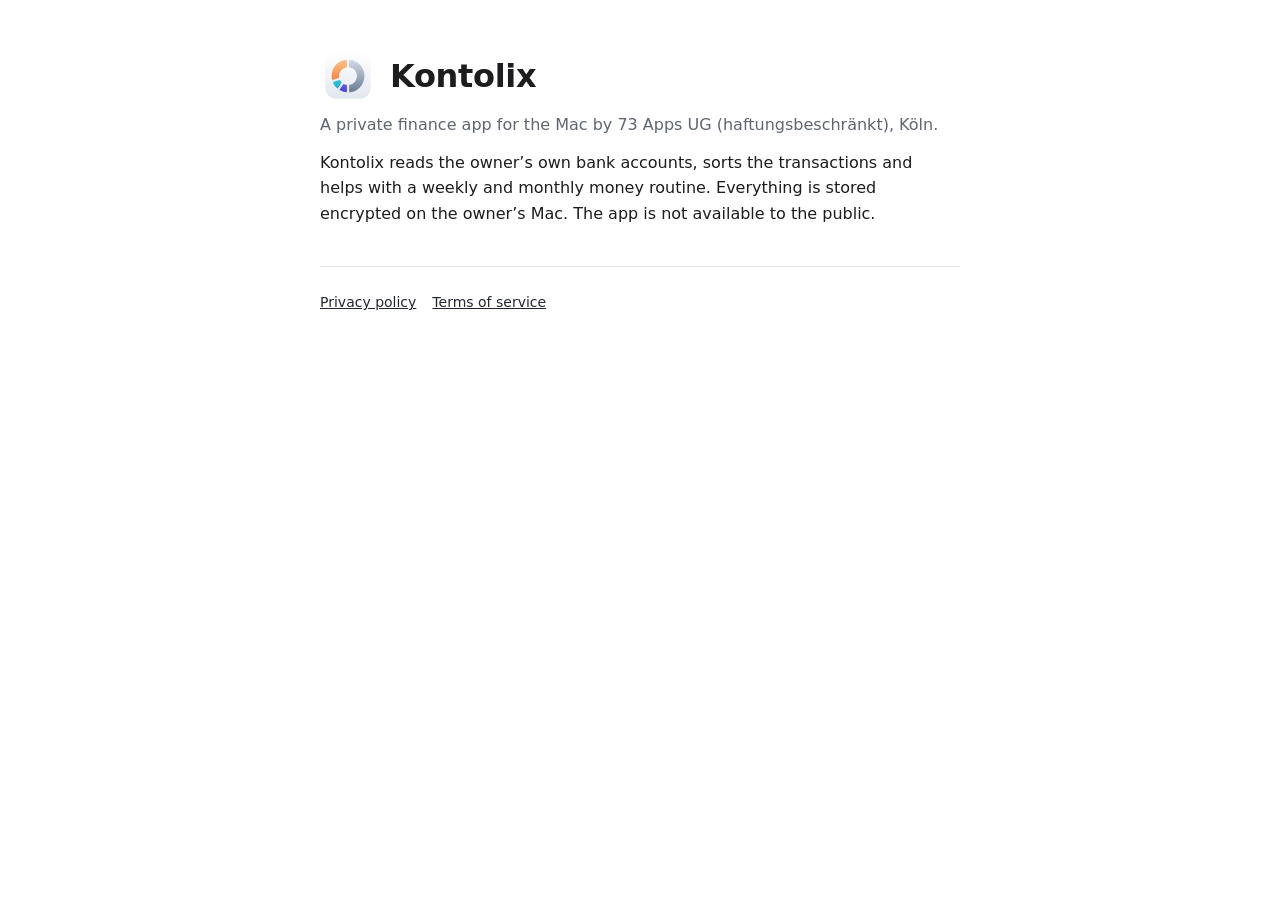
<file: index.html>
<!doctype html>
<html lang="en">
<head>
<meta charset="utf-8">
<meta name="viewport" content="width=device-width,initial-scale=1">
<title>Kontolix</title>
<link rel="stylesheet" href="style.css">
<link rel="icon" href="logo.svg" type="image/svg+xml">
</head>
<body>
<main>
  <h1 class="brand"><img src="logo.svg" alt="" width="56" height="56">Kontolix</h1>
  <p class="muted">A private finance app for the Mac by 73 Apps UG (haftungsbeschränkt), Köln.</p>
  <p>Kontolix reads the owner’s own bank accounts, sorts the transactions and helps with a weekly and monthly money
    routine. Everything is stored encrypted on the owner’s Mac. The app is not available to the public.</p>
  <nav><a href="privacy.html">Privacy policy</a><a href="terms.html">Terms of service</a></nav>
</main>
</body>
</html>
</file>
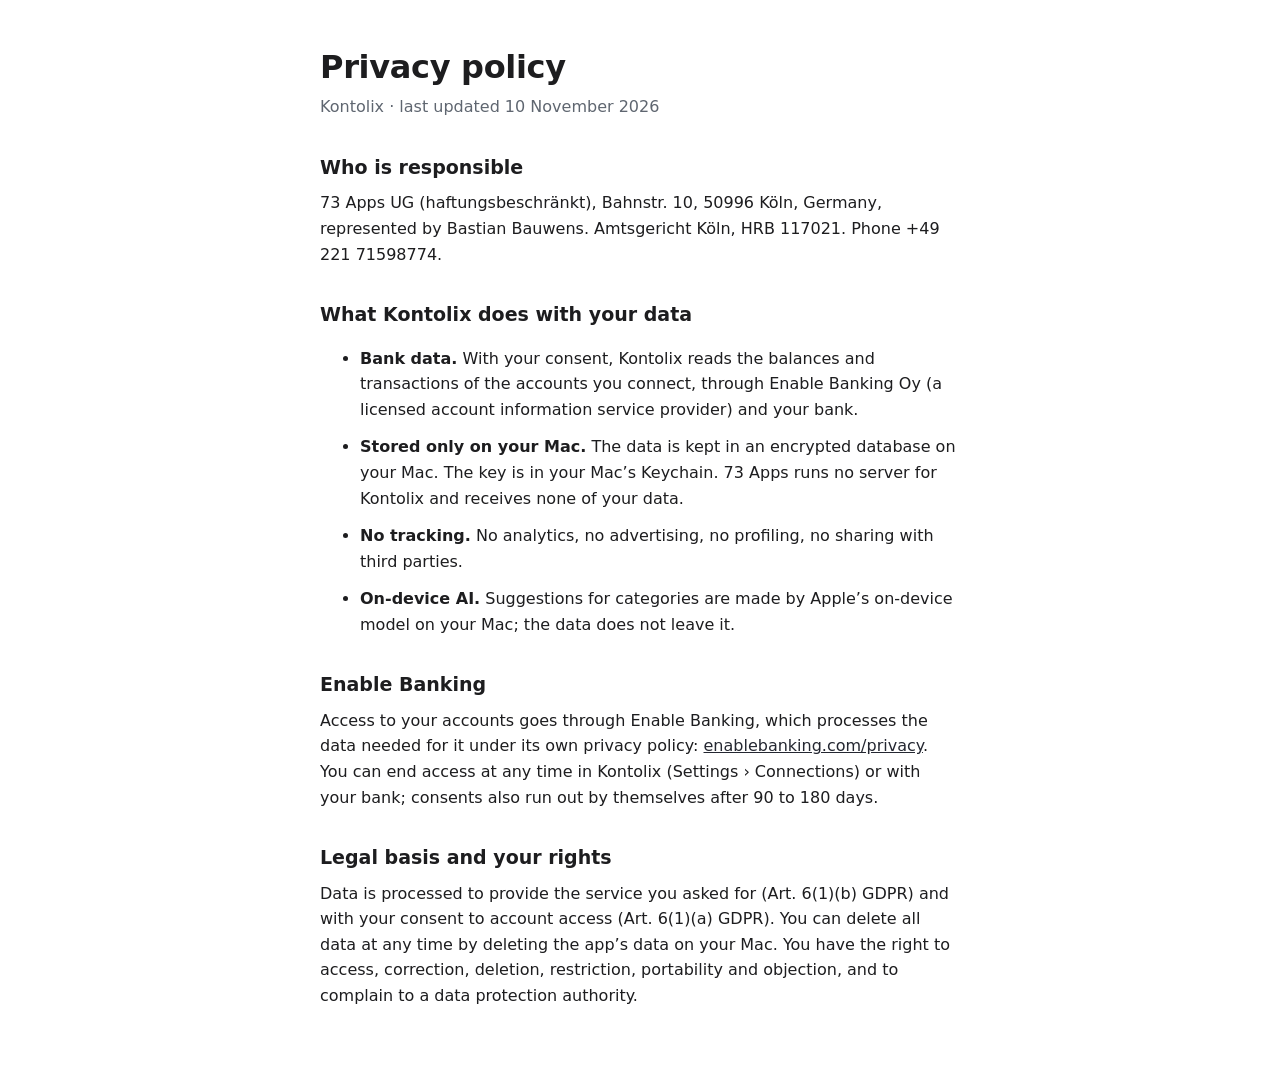
<file: privacy.html>
<!doctype html>
<html lang="en">
<head>
<meta charset="utf-8">
<meta name="viewport" content="width=device-width,initial-scale=1">
<title>Kontolix privacy policy</title>
<link rel="stylesheet" href="style.css">
<link rel="icon" href="logo.svg" type="image/svg+xml">
</head>
<body>
<main>
  <h1>Privacy policy</h1>
  <p class="muted">Kontolix · last updated 10 November 2026</p>

  <h2>Who is responsible</h2>
  <p>73 Apps UG (haftungsbeschränkt), Bahnstr. 10, 50996 Köln, Germany, represented by Bastian Bauwens.
    Amtsgericht Köln, HRB 117021. Phone +49 221 71598774.</p>

  <h2>What Kontolix does with your data</h2>
  <ul>
    <li><strong>Bank data.</strong> With your consent, Kontolix reads the balances and transactions of the accounts you
      connect, through Enable Banking Oy (a licensed account information service provider) and your bank.</li>
    <li><strong>Stored only on your Mac.</strong> The data is kept in an encrypted database on your Mac. The key is in
      your Mac’s Keychain. 73 Apps runs no server for Kontolix and receives none of your data.</li>
    <li><strong>No tracking.</strong> No analytics, no advertising, no profiling, no sharing with third parties.</li>
    <li><strong>On-device AI.</strong> Suggestions for categories are made by Apple’s on-device model on your Mac; the
      data does not leave it.</li>
  </ul>

  <h2>Enable Banking</h2>
  <p>Access to your accounts goes through Enable Banking, which processes the data needed for it under its own
    privacy policy: <a href="https://enablebanking.com/privacy">enablebanking.com/privacy</a>. You can end access at any
    time in Kontolix (Settings › Connections) or with your bank; consents also run out by themselves after 90 to 180
    days.</p>

  <h2>Legal basis and your rights</h2>
  <p>Data is processed to provide the service you asked for (Art. 6(1)(b) GDPR) and with your consent to account access
    (Art. 6(1)(a) GDPR). You can delete all data at any time by deleting the app’s data on your Mac. You have the right
    to access, correction, deletion, restriction, portability and objection, and to complain to a data protection
    authority.</p>
</main>
</body>
</html>
</file>
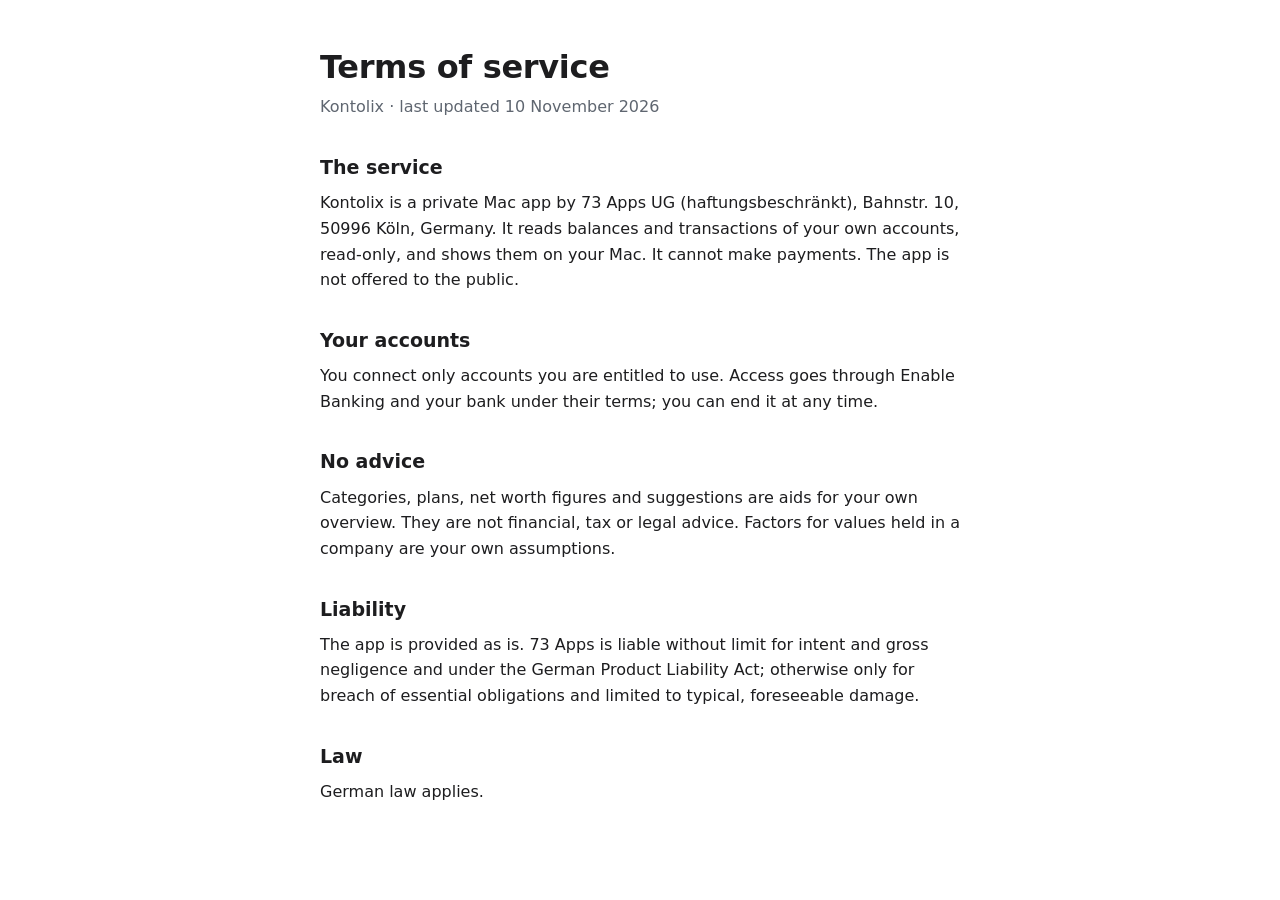
<file: terms.html>
<!doctype html>
<html lang="en">
<head>
<meta charset="utf-8">
<meta name="viewport" content="width=device-width,initial-scale=1">
<title>Kontolix terms of service</title>
<link rel="stylesheet" href="style.css">
<link rel="icon" href="logo.svg" type="image/svg+xml">
</head>
<body>
<main>
  <h1>Terms of service</h1>
  <p class="muted">Kontolix · last updated 10 November 2026</p>

  <h2>The service</h2>
  <p>Kontolix is a private Mac app by 73 Apps UG (haftungsbeschränkt), Bahnstr. 10, 50996 Köln, Germany. It reads
    balances and transactions of your own accounts, read-only, and shows them on your Mac. It cannot make payments.
    The app is not offered to the public.</p>

  <h2>Your accounts</h2>
  <p>You connect only accounts you are entitled to use. Access goes through Enable Banking and your bank under their
    terms; you can end it at any time.</p>

  <h2>No advice</h2>
  <p>Categories, plans, net worth figures and suggestions are aids for your own overview. They are not financial, tax
    or legal advice. Factors for values held in a company are your own assumptions.</p>

  <h2>Liability</h2>
  <p>The app is provided as is. 73 Apps is liable without limit for intent and gross negligence and under the German
    Product Liability Act; otherwise only for breach of essential obligations and limited to typical, foreseeable
    damage.</p>

  <h2>Law</h2>
  <p>German law applies.</p>
</main>
</body>
</html>
</file>
<file: style.css>
:root {
  --bg: #ffffff; --text: #1d1d1f; --muted: #5f6670; --line: #e4e4e8; --ink: #242731;
  color-scheme: light dark;
}
@media (prefers-color-scheme: dark) {
  :root { --bg: #1e1e20; --text: #f2f2f4; --muted: #a1a7b0; --line: #38383c; --ink: #c9ceda; }
}
* { box-sizing: border-box; }
body {
  margin: 0; background: var(--bg); color: var(--text);
  font: 16px/1.6 -apple-system, BlinkMacSystemFont, "SF Pro Text", system-ui, sans-serif;
}
main { max-width: 680px; margin: 0 auto; padding: 48px 20px 64px; }
h1 { font-size: 32px; line-height: 1.2; margin: 0 0 8px; letter-spacing: -0.01em; }
h2 { font-size: 19px; margin: 32px 0 8px; }
p, li { margin: 0 0 12px; }
.muted { color: var(--muted); }
a { color: var(--ink); }
nav { display: flex; gap: 16px; padding-top: 24px; margin-top: 40px; border-top: 1px solid var(--line); font-size: 14px; }
.brand { display: flex; align-items: center; gap: 14px; }
</file>
